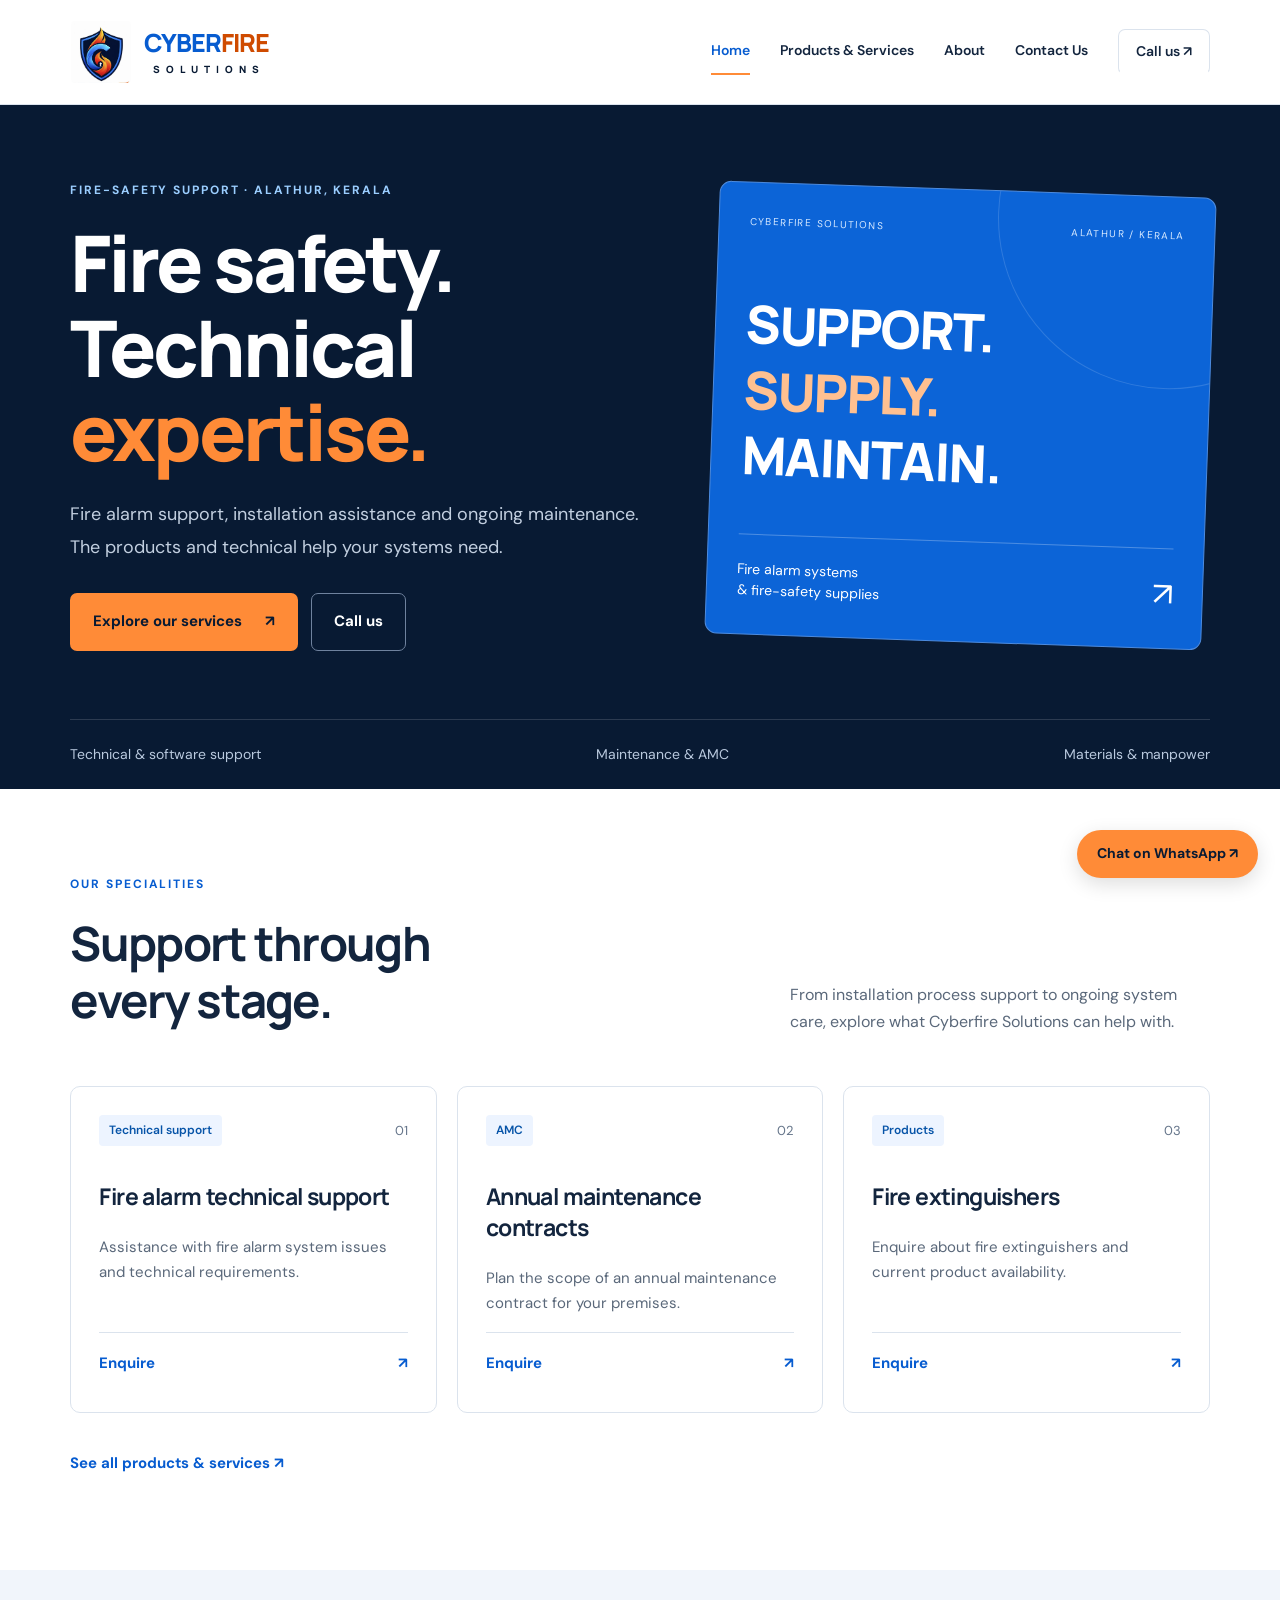
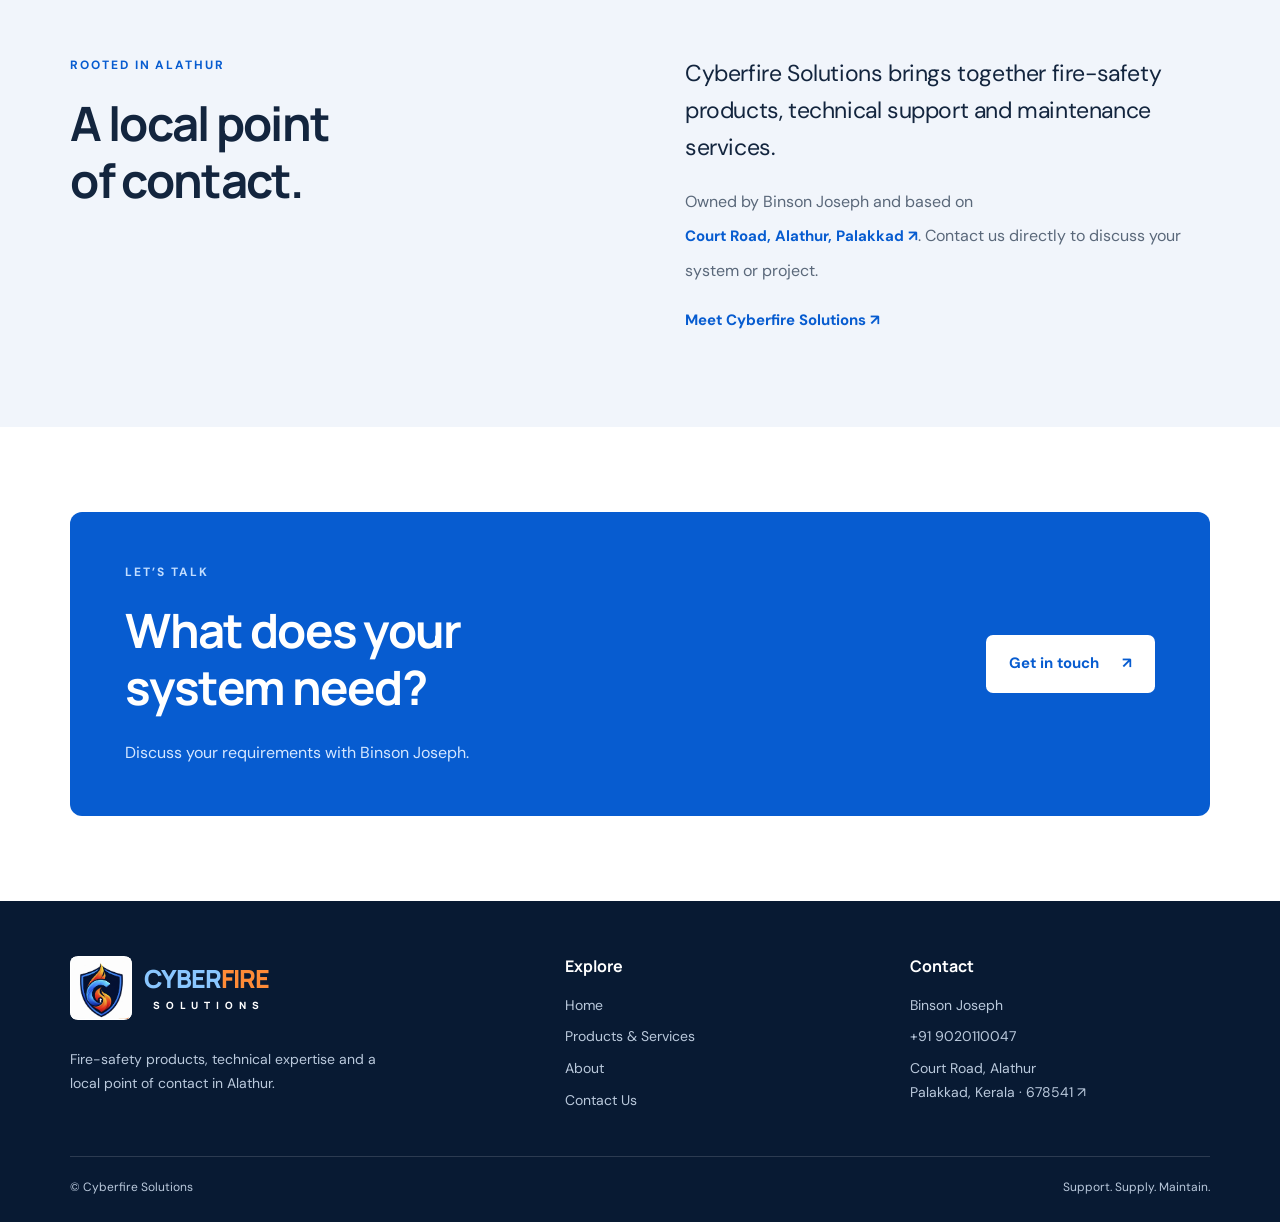
<file: index.html>
<!doctype html><html lang="en"><head><meta charset="utf-8"><meta name="viewport" content="width=device-width,initial-scale=1"><title>Fire Safety &amp; Technical Support in Alathur | Cyberfire Solutions</title><meta name="description" content="Fire alarm technical support, software support, maintenance, AMC and fire-safety supplies in Alathur, Palakkad."><meta name="theme-color" content="#081a33"><link rel="icon" type="image/png" href="logo.svg"><link rel="stylesheet" href="style.css"><script src="site.js" defer></script></head><body><a class="skip" href="#main">Skip to content</a><header class="masthead"><div class="wrap header-row"><a href="index.html" class="brand" aria-label="Cyberfire Solutions home"><img class="brand-logo" src="logo.svg" alt="" width="62" height="64"><span class="wordmark">CYBER<span>FIRE</span><small>S O L U T I O N S</small></span></a><button class="menu-button" type="button" aria-expanded="false" aria-controls="main-nav">Menu</button><nav class="navigation" id="main-nav" aria-label="Main navigation"><a href="index.html" aria-current="page">Home</a><a href="products-services.html">Products &amp; Services</a><a href="about.html">About</a><a href="contact.html">Contact Us</a><a class="header-call" href="tel:+919020110047">Call us ↗</a></nav></div></header><main id="main"><section class="hero"><div class="wrap hero-grid"><div><div class="eyebrow">FIRE-SAFETY SUPPORT · ALATHUR, KERALA</div><h1>Fire safety.<br>Technical<br><em>expertise.</em></h1><p class="lead">Fire alarm support, installation assistance and ongoing maintenance. The products and technical help your systems need.</p><div class="actions"><a class="button" href="products-services.html">Explore our services <span aria-hidden="true">↗</span></a><a class="button outline" href="tel:+919020110047">Call us</a></div></div><aside class="hero-panel" aria-label="Our focus"><div class="panel-top"><span>CYBERFIRE SOLUTIONS</span><span>ALATHUR / KERALA</span></div><div class="panel-title">SUPPORT.<br><span>SUPPLY.</span><br>MAINTAIN.</div><div class="panel-bottom"><span>Fire alarm systems<br>& fire-safety supplies</span><a href="contact.html" aria-label="Contact Cyberfire Solutions">↗</a></div></aside></div><div class="wrap hero-strip"><span>Technical & software support</span><span>Maintenance & AMC</span><span>Materials & manpower</span></div></section><section class="section"><div class="wrap"><div class="section-heading"><div><div class="eyebrow">OUR SPECIALITIES</div><h2>Support through<br>every stage.</h2></div><p>From installation process support to ongoing system care, explore what Cyberfire Solutions can help with.</p></div><div class="cards"><article class="card"><div class="card-top"><span class="tag">Technical support</span><span class="num">01</span></div><h3>Fire alarm technical support</h3><p>Assistance with fire alarm system issues and technical requirements.</p><a class="text-link" href="contact.html">Enquire <span aria-hidden="true">↗</span></a></article><article class="card"><div class="card-top"><span class="tag">AMC</span><span class="num">02</span></div><h3>Annual maintenance contracts</h3><p>Plan the scope of an annual maintenance contract for your premises.</p><a class="text-link" href="contact.html">Enquire <span aria-hidden="true">↗</span></a></article><article class="card"><div class="card-top"><span class="tag">Products</span><span class="num">03</span></div><h3>Fire extinguishers</h3><p>Enquire about fire extinguishers and current product availability.</p><a class="text-link" href="contact.html">Enquire <span aria-hidden="true">↗</span></a></article></div><a class="text-link all-services" href="products-services.html">See all products & services ↗</a></div></section><section class="section tint"><div class="wrap split"><div><div class="eyebrow">ROOTED IN ALATHUR</div><h2>A local point<br>of contact.</h2></div><div><p class="large-copy">Cyberfire Solutions brings together fire-safety products, technical support and maintenance services.</p><p>Owned by Binson Joseph and based on <a class="text-link" href="https://maps.app.goo.gl/8Ms5sgsGzakhWGDh6" target="_blank" rel="noopener noreferrer">Court Road, Alathur, Palakkad ↗</a>. Contact us directly to discuss your system or project.</p><a class="text-link" href="about.html">Meet Cyberfire Solutions ↗</a></div></div></section><section class="section"><div class="wrap callout"><div><div class="eyebrow">LET’S TALK</div><h2>What does your<br>system need?</h2><p>Discuss your requirements with Binson Joseph.</p></div><a class="button white" href="contact.html">Get in touch <span aria-hidden="true">↗</span></a></div></section></main><footer class="footer"><div class="wrap"><div class="footer-grid"><div><a href="index.html" class="brand" aria-label="Cyberfire Solutions home"><img class="brand-logo" src="logo.svg" alt="" width="62" height="64"><span class="wordmark">CYBER<span>FIRE</span><small>S O L U T I O N S</small></span></a><p>Fire-safety products, technical expertise and a local point of contact in Alathur.</p></div><div><h3>Explore</h3><ul><li><a href="index.html">Home</a></li><li><a href="products-services.html">Products &amp; Services</a></li><li><a href="about.html">About</a></li><li><a href="contact.html">Contact Us</a></li></ul></div><div><h3>Contact</h3><ul><li>Binson Joseph</li><li><a href="tel:+919020110047">+91 9020110047</a></li><li><a href="https://maps.app.goo.gl/8Ms5sgsGzakhWGDh6" target="_blank" rel="noopener noreferrer" aria-label="Open Cyberfire Solutions office location in Google Maps">Court Road, Alathur<br>Palakkad, Kerala · 678541 ↗</a></li></ul></div></div><div class="footer-bottom"><span>© Cyberfire Solutions</span><span>Support. Supply. Maintain.</span></div></div></footer><a class="floating-contact" href="https://wa.me/919020110047?text=Hello%20Cyberfire%20Solutions%2C%20I%20would%20like%20to%20enquire%20about%20your%20services." target="_blank" rel="noopener noreferrer">Chat on WhatsApp ↗</a></body></html>
</file>
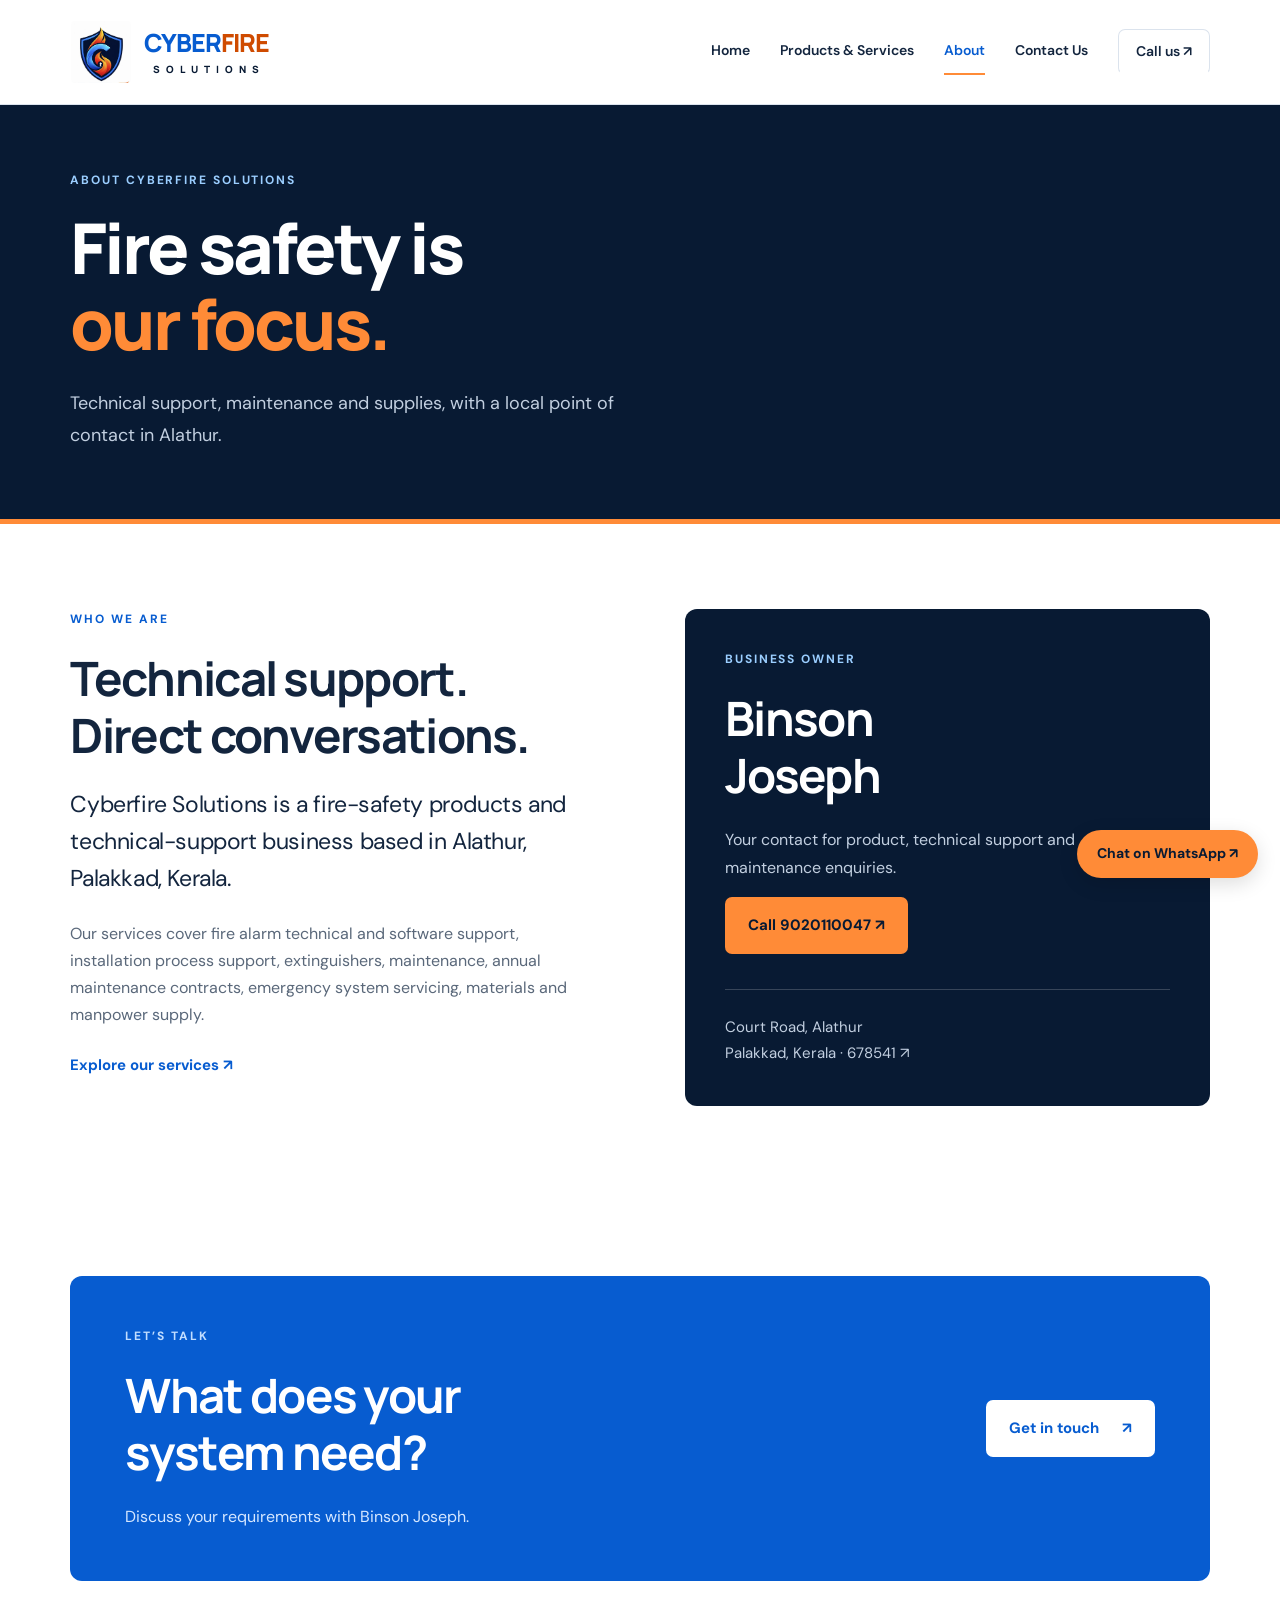
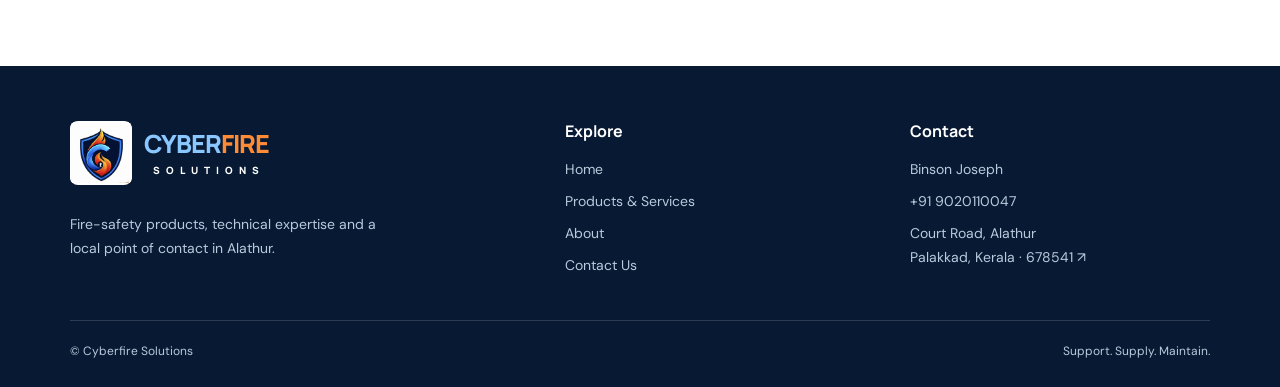
<file: about.html>
<!doctype html><html lang="en"><head><meta charset="utf-8"><meta name="viewport" content="width=device-width,initial-scale=1"><title>About | Cyberfire Solutions</title><meta name="description" content="Cyberfire Solutions, owned by Binson Joseph, based on Court Road, Alathur, Palakkad."><meta name="theme-color" content="#081a33"><link rel="icon" type="image/png" href="logo.svg"><link rel="stylesheet" href="style.css"><script src="site.js" defer></script></head><body><a class="skip" href="#main">Skip to content</a><header class="masthead"><div class="wrap header-row"><a href="index.html" class="brand" aria-label="Cyberfire Solutions home"><img class="brand-logo" src="logo.svg" alt="" width="62" height="64"><span class="wordmark">CYBER<span>FIRE</span><small>S O L U T I O N S</small></span></a><button class="menu-button" type="button" aria-expanded="false" aria-controls="main-nav">Menu</button><nav class="navigation" id="main-nav" aria-label="Main navigation"><a href="index.html">Home</a><a href="products-services.html">Products &amp; Services</a><a href="about.html" aria-current="page">About</a><a href="contact.html">Contact Us</a><a class="header-call" href="tel:+919020110047">Call us ↗</a></nav></div></header><main id="main"><section class="page-head"><div class="wrap"><div class="eyebrow">ABOUT CYBERFIRE SOLUTIONS</div><h1>Fire safety is<br><em>our focus.</em></h1><p class="lead">Technical support, maintenance and supplies, with a local point of contact in Alathur.</p></div></section><section class="section"><div class="wrap split"><div><div class="eyebrow">WHO WE ARE</div><h2>Technical support.<br>Direct conversations.</h2><p class="large-copy">Cyberfire Solutions is a fire-safety products and technical-support business based in Alathur, Palakkad, Kerala.</p><p>Our services cover fire alarm technical and software support, installation process support, extinguishers, maintenance, annual maintenance contracts, emergency system servicing, materials and manpower supply.</p><a class="text-link" href="products-services.html">Explore our services ↗</a></div><aside class="owner"><div class="eyebrow">BUSINESS OWNER</div><h2>Binson<br>Joseph</h2><p>Your contact for product, technical support and maintenance enquiries.</p><a class="button" href="tel:+919020110047">Call 9020110047 ↗</a><div class="owner-address"><a href="https://maps.app.goo.gl/8Ms5sgsGzakhWGDh6" target="_blank" rel="noopener noreferrer">Court Road, Alathur<br>Palakkad, Kerala · 678541 ↗</a></div></aside></div></section><section class="section"><div class="wrap callout"><div><div class="eyebrow">LET’S TALK</div><h2>What does your<br>system need?</h2><p>Discuss your requirements with Binson Joseph.</p></div><a class="button white" href="contact.html">Get in touch <span aria-hidden="true">↗</span></a></div></section></main><footer class="footer"><div class="wrap"><div class="footer-grid"><div><a href="index.html" class="brand" aria-label="Cyberfire Solutions home"><img class="brand-logo" src="logo.svg" alt="" width="62" height="64"><span class="wordmark">CYBER<span>FIRE</span><small>S O L U T I O N S</small></span></a><p>Fire-safety products, technical expertise and a local point of contact in Alathur.</p></div><div><h3>Explore</h3><ul><li><a href="index.html">Home</a></li><li><a href="products-services.html">Products &amp; Services</a></li><li><a href="about.html">About</a></li><li><a href="contact.html">Contact Us</a></li></ul></div><div><h3>Contact</h3><ul><li>Binson Joseph</li><li><a href="tel:+919020110047">+91 9020110047</a></li><li><a href="https://maps.app.goo.gl/8Ms5sgsGzakhWGDh6" target="_blank" rel="noopener noreferrer" aria-label="Open Cyberfire Solutions office location in Google Maps">Court Road, Alathur<br>Palakkad, Kerala · 678541 ↗</a></li></ul></div></div><div class="footer-bottom"><span>© Cyberfire Solutions</span><span>Support. Supply. Maintain.</span></div></div></footer><a class="floating-contact" href="https://wa.me/919020110047?text=Hello%20Cyberfire%20Solutions%2C%20I%20would%20like%20to%20enquire%20about%20your%20services." target="_blank" rel="noopener noreferrer">Chat on WhatsApp ↗</a></body></html>
</file>
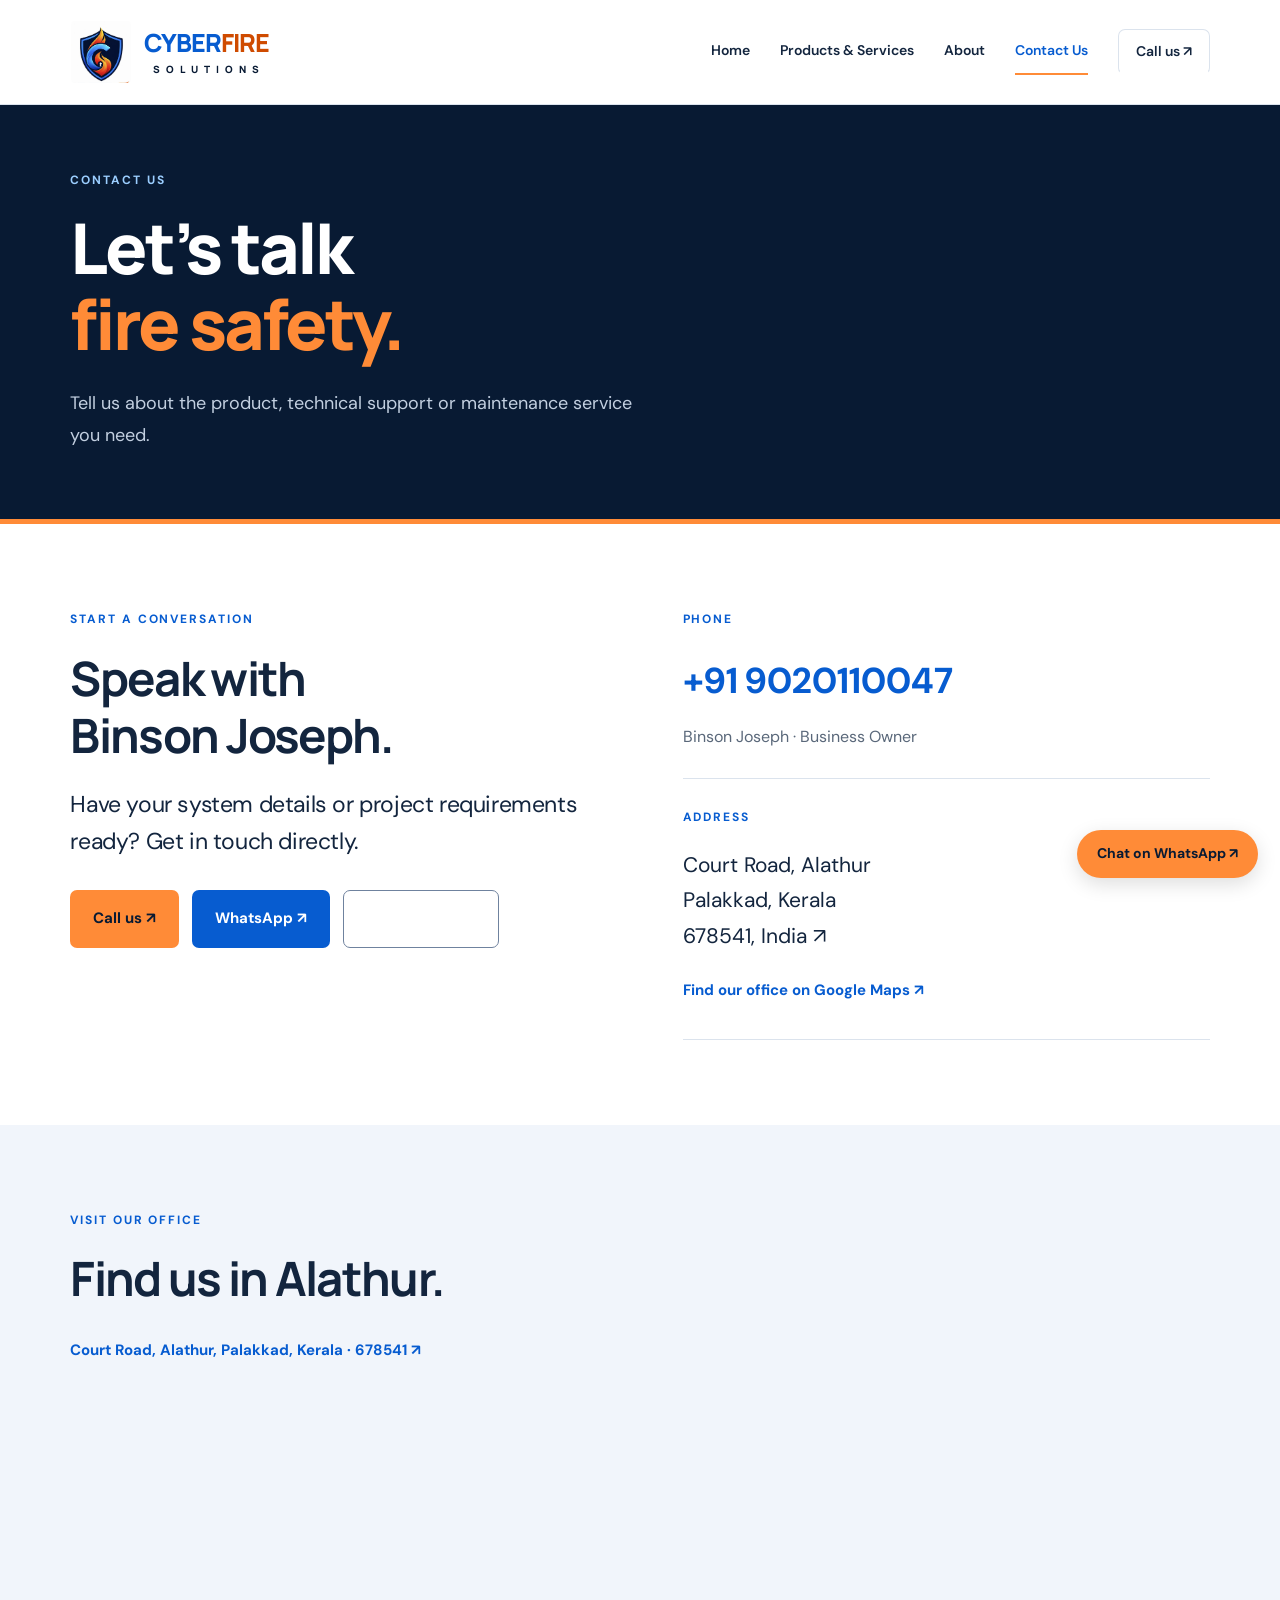
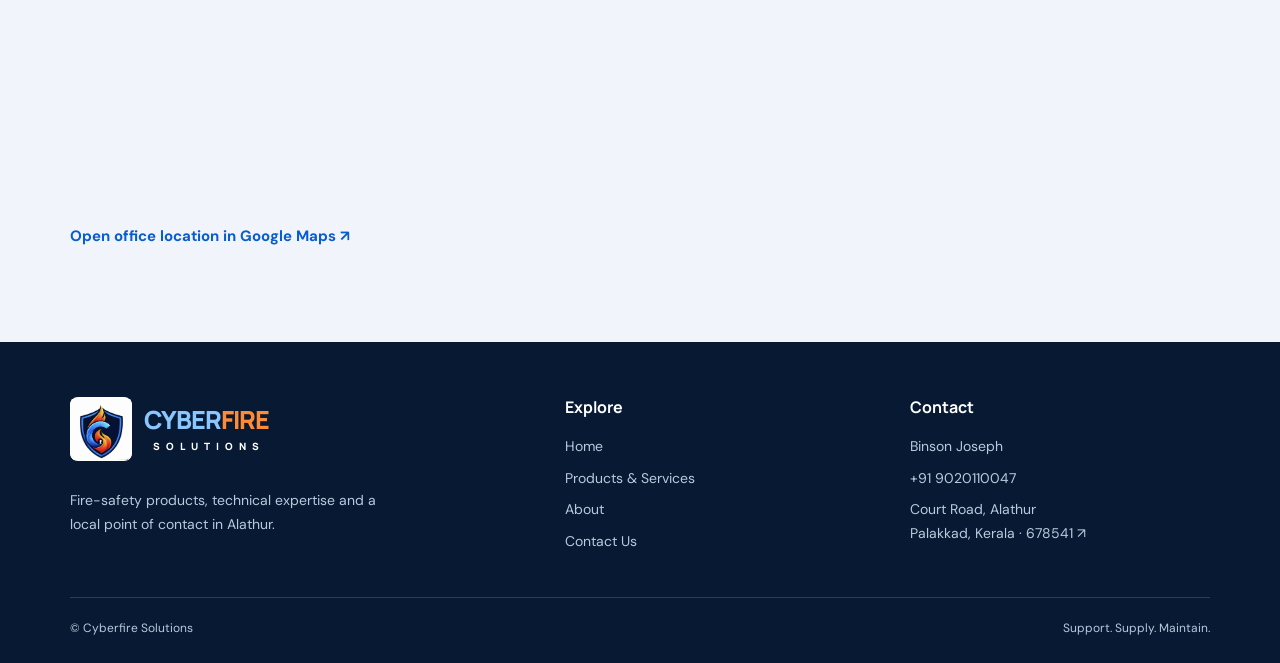
<file: contact.html>
<!doctype html><html lang="en"><head><meta charset="utf-8"><meta name="viewport" content="width=device-width,initial-scale=1"><title>Contact Us | Cyberfire Solutions</title><meta name="description" content="Contact Binson Joseph at Cyberfire Solutions on +91 9020110047."><meta name="theme-color" content="#081a33"><link rel="icon" type="image/png" href="logo.svg"><link rel="stylesheet" href="style.css"><script src="site.js" defer></script></head><body><a class="skip" href="#main">Skip to content</a><header class="masthead"><div class="wrap header-row"><a href="index.html" class="brand" aria-label="Cyberfire Solutions home"><img class="brand-logo" src="logo.svg" alt="" width="62" height="64"><span class="wordmark">CYBER<span>FIRE</span><small>S O L U T I O N S</small></span></a><button class="menu-button" type="button" aria-expanded="false" aria-controls="main-nav">Menu</button><nav class="navigation" id="main-nav" aria-label="Main navigation"><a href="index.html">Home</a><a href="products-services.html">Products &amp; Services</a><a href="about.html">About</a><a href="contact.html" aria-current="page">Contact Us</a><a class="header-call" href="tel:+919020110047">Call us ↗</a></nav></div></header><main id="main"><section class="page-head"><div class="wrap"><div class="eyebrow">CONTACT US</div><h1>Let’s talk<br><em>fire safety.</em></h1><p class="lead">Tell us about the product, technical support or maintenance service you need.</p></div></section><section class="section"><div class="wrap contact-grid"><div><div class="eyebrow">START A CONVERSATION</div><h2>Speak with<br>Binson Joseph.</h2><p class="large-copy">Have your system details or project requirements ready? Get in touch directly.</p><div class="actions"><a class="button" href="tel:+919020110047">Call us ↗</a><a class="button blue" href="https://wa.me/919020110047?text=Hello%20Cyberfire%20Solutions%2C%20I%20would%20like%20to%20enquire%20about%20your%20services." target="_blank" rel="noopener noreferrer">WhatsApp ↗</a><a class="button outline" href="https://maps.app.goo.gl/8Ms5sgsGzakhWGDh6" target="_blank" rel="noopener noreferrer">Google Maps ↗</a></div></div><div><div class="contact-box"><div class="eyebrow">PHONE</div><a class="phone" href="tel:+919020110047">+91 9020110047</a><p>Binson Joseph · Business Owner</p></div><div class="contact-box"><div class="eyebrow">ADDRESS</div><address><a href="https://maps.app.goo.gl/8Ms5sgsGzakhWGDh6" target="_blank" rel="noopener noreferrer" aria-label="Open Cyberfire Solutions office location in Google Maps">Court Road, Alathur<br>Palakkad, Kerala<br>678541, India ↗</a></address><a class="text-link" href="https://maps.app.goo.gl/8Ms5sgsGzakhWGDh6" target="_blank" rel="noopener noreferrer">Find our office on Google Maps ↗</a></div></div></div></section><section class="section tint"><div class="wrap"><div class="eyebrow">VISIT OUR OFFICE</div><h2>Find us in Alathur.</h2><p><a class="text-link" href="https://maps.app.goo.gl/8Ms5sgsGzakhWGDh6" target="_blank" rel="noopener noreferrer">Court Road, Alathur, Palakkad, Kerala · 678541 ↗</a></p><iframe class="office-map" title="Cyberfire Solutions office on Google Maps" src="https://maps.google.com/maps?cid=12412522707136663901&amp;output=embed" loading="lazy" referrerpolicy="no-referrer-when-downgrade" allowfullscreen></iframe><a class="text-link" href="https://maps.app.goo.gl/8Ms5sgsGzakhWGDh6" target="_blank" rel="noopener noreferrer">Open office location in Google Maps ↗</a></div></section></main><footer class="footer"><div class="wrap"><div class="footer-grid"><div><a href="index.html" class="brand" aria-label="Cyberfire Solutions home"><img class="brand-logo" src="logo.svg" alt="" width="62" height="64"><span class="wordmark">CYBER<span>FIRE</span><small>S O L U T I O N S</small></span></a><p>Fire-safety products, technical expertise and a local point of contact in Alathur.</p></div><div><h3>Explore</h3><ul><li><a href="index.html">Home</a></li><li><a href="products-services.html">Products &amp; Services</a></li><li><a href="about.html">About</a></li><li><a href="contact.html">Contact Us</a></li></ul></div><div><h3>Contact</h3><ul><li>Binson Joseph</li><li><a href="tel:+919020110047">+91 9020110047</a></li><li><a href="https://maps.app.goo.gl/8Ms5sgsGzakhWGDh6" target="_blank" rel="noopener noreferrer" aria-label="Open Cyberfire Solutions office location in Google Maps">Court Road, Alathur<br>Palakkad, Kerala · 678541 ↗</a></li></ul></div></div><div class="footer-bottom"><span>© Cyberfire Solutions</span><span>Support. Supply. Maintain.</span></div></div></footer><a class="floating-contact" href="https://wa.me/919020110047?text=Hello%20Cyberfire%20Solutions%2C%20I%20would%20like%20to%20enquire%20about%20your%20services." target="_blank" rel="noopener noreferrer">Chat on WhatsApp ↗</a></body></html>
</file>
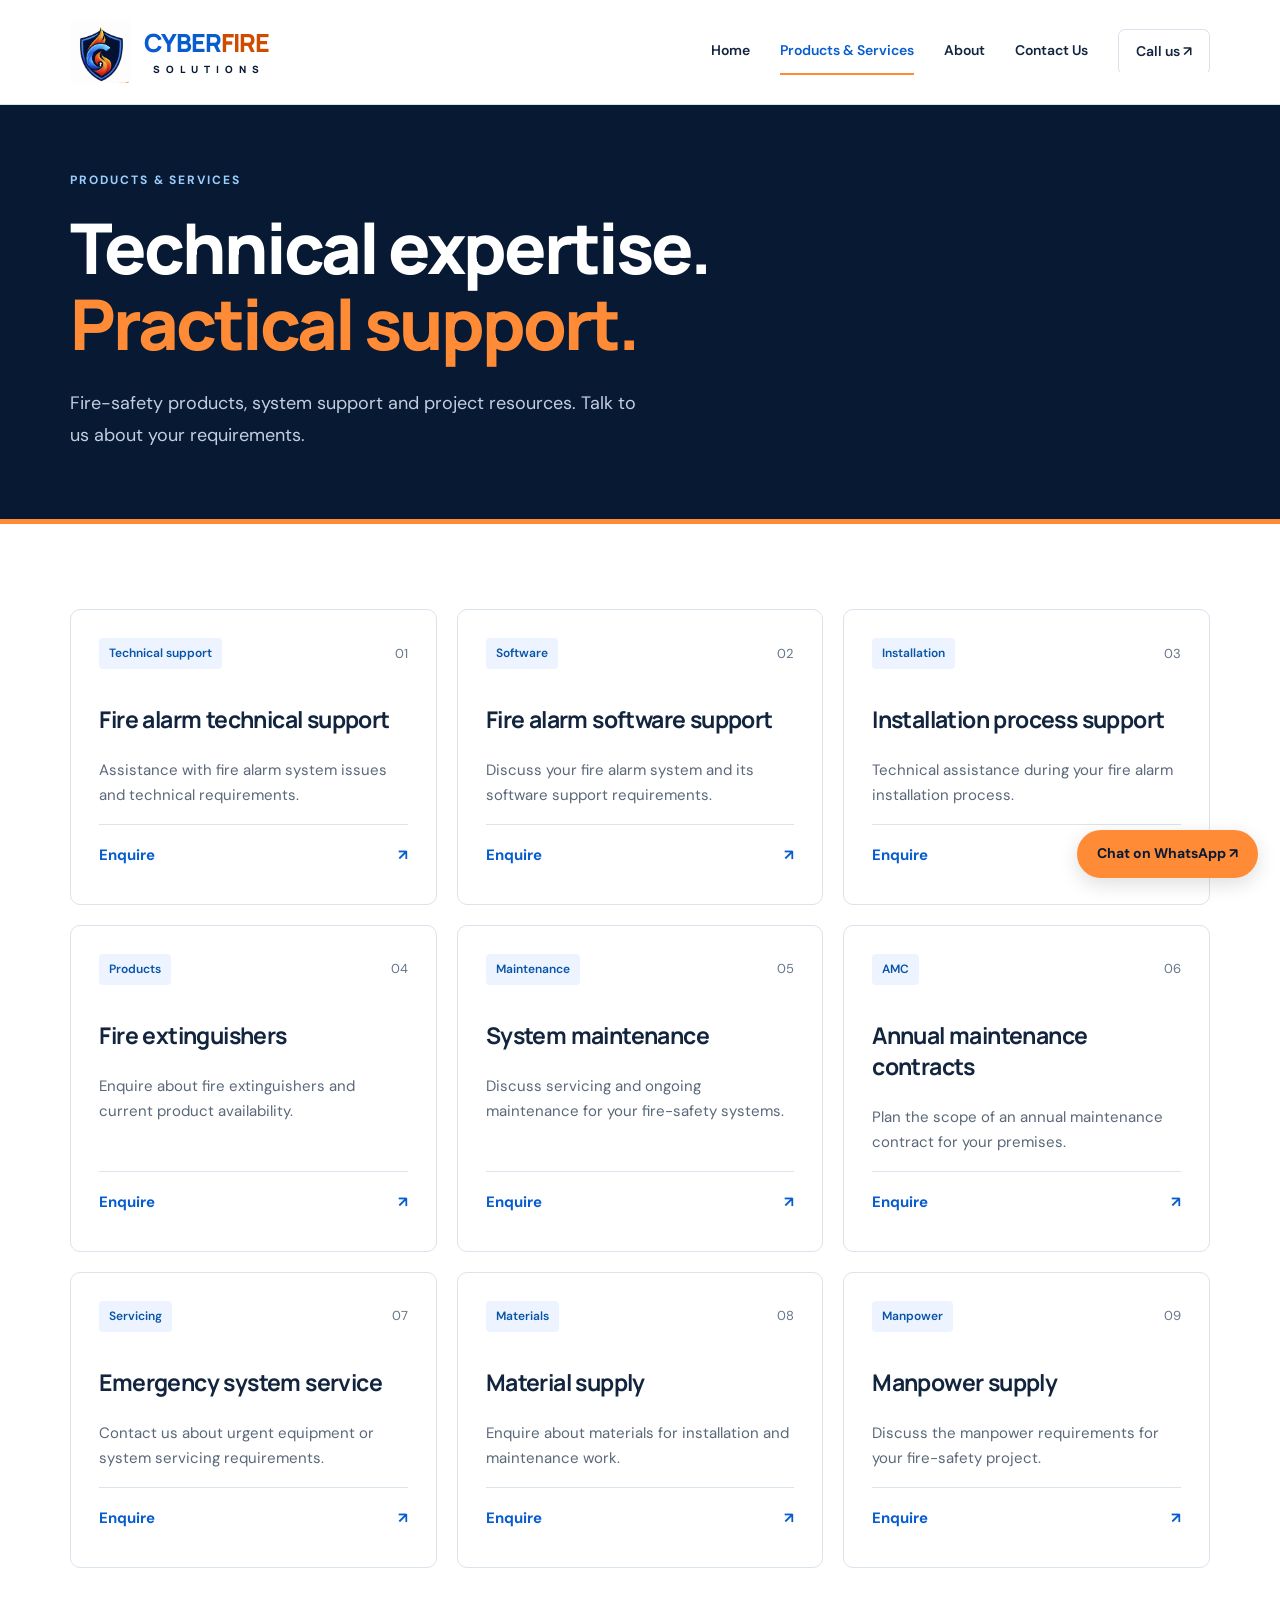
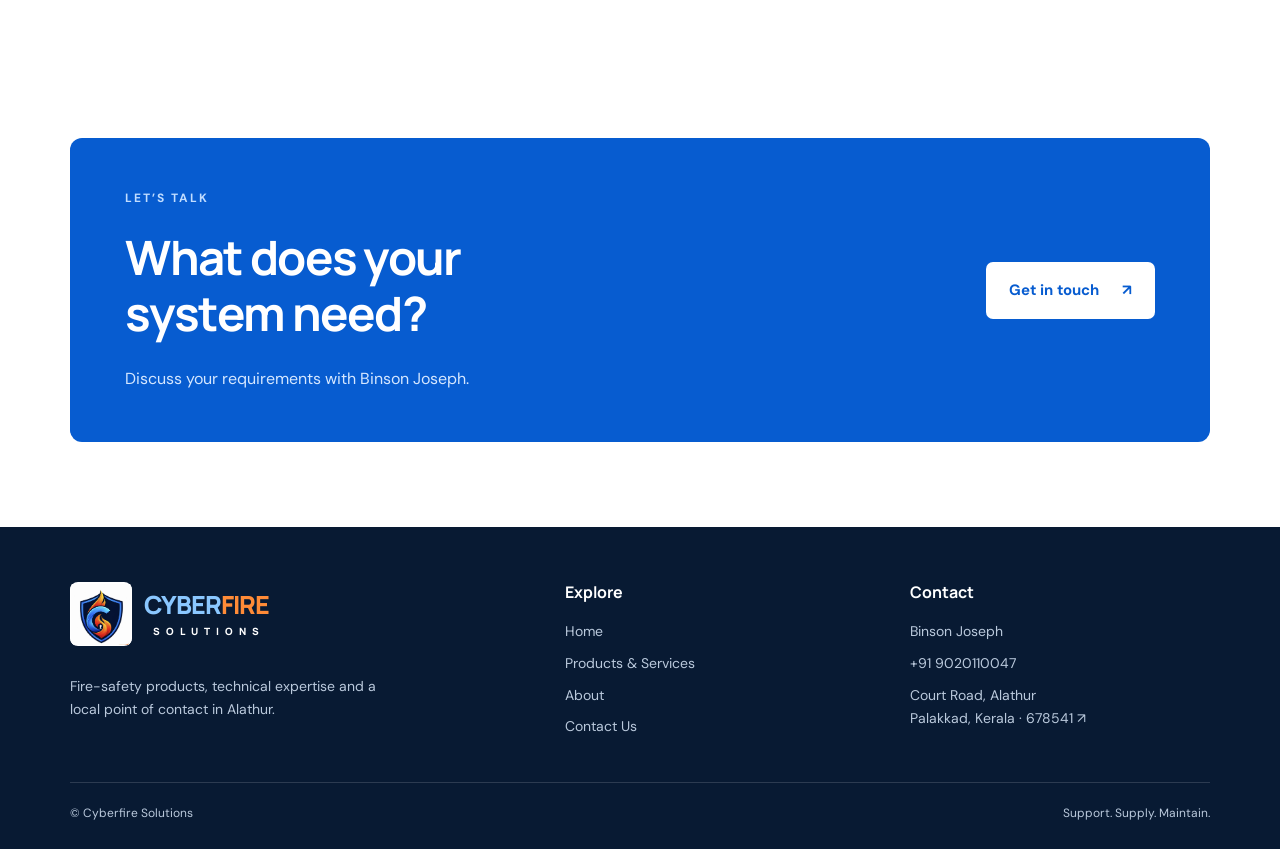
<file: products-services.html>
<!doctype html><html lang="en"><head><meta charset="utf-8"><meta name="viewport" content="width=device-width,initial-scale=1"><title>Products &amp; Services | Cyberfire Solutions</title><meta name="description" content="Explore the fire-safety products and support services offered by Cyberfire Solutions."><meta name="theme-color" content="#081a33"><link rel="icon" type="image/png" href="logo.svg"><link rel="stylesheet" href="style.css"><script src="site.js" defer></script></head><body><a class="skip" href="#main">Skip to content</a><header class="masthead"><div class="wrap header-row"><a href="index.html" class="brand" aria-label="Cyberfire Solutions home"><img class="brand-logo" src="logo.svg" alt="" width="62" height="64"><span class="wordmark">CYBER<span>FIRE</span><small>S O L U T I O N S</small></span></a><button class="menu-button" type="button" aria-expanded="false" aria-controls="main-nav">Menu</button><nav class="navigation" id="main-nav" aria-label="Main navigation"><a href="index.html">Home</a><a href="products-services.html" aria-current="page">Products &amp; Services</a><a href="about.html">About</a><a href="contact.html">Contact Us</a><a class="header-call" href="tel:+919020110047">Call us ↗</a></nav></div></header><main id="main"><section class="page-head"><div class="wrap"><div class="eyebrow">PRODUCTS & SERVICES</div><h1>Technical expertise.<br><em>Practical support.</em></h1><p class="lead">Fire-safety products, system support and project resources. Talk to us about your requirements.</p></div></section><section class="section"><div class="wrap"><div class="cards"><article class="card"><div class="card-top"><span class="tag">Technical support</span><span class="num">01</span></div><h3>Fire alarm technical support</h3><p>Assistance with fire alarm system issues and technical requirements.</p><a class="text-link" href="contact.html">Enquire <span aria-hidden="true">↗</span></a></article><article class="card"><div class="card-top"><span class="tag">Software</span><span class="num">02</span></div><h3>Fire alarm software support</h3><p>Discuss your fire alarm system and its software support requirements.</p><a class="text-link" href="contact.html">Enquire <span aria-hidden="true">↗</span></a></article><article class="card"><div class="card-top"><span class="tag">Installation</span><span class="num">03</span></div><h3>Installation process support</h3><p>Technical assistance during your fire alarm installation process.</p><a class="text-link" href="contact.html">Enquire <span aria-hidden="true">↗</span></a></article><article class="card"><div class="card-top"><span class="tag">Products</span><span class="num">04</span></div><h3>Fire extinguishers</h3><p>Enquire about fire extinguishers and current product availability.</p><a class="text-link" href="contact.html">Enquire <span aria-hidden="true">↗</span></a></article><article class="card"><div class="card-top"><span class="tag">Maintenance</span><span class="num">05</span></div><h3>System maintenance</h3><p>Discuss servicing and ongoing maintenance for your fire-safety systems.</p><a class="text-link" href="contact.html">Enquire <span aria-hidden="true">↗</span></a></article><article class="card"><div class="card-top"><span class="tag">AMC</span><span class="num">06</span></div><h3>Annual maintenance contracts</h3><p>Plan the scope of an annual maintenance contract for your premises.</p><a class="text-link" href="contact.html">Enquire <span aria-hidden="true">↗</span></a></article><article class="card"><div class="card-top"><span class="tag">Servicing</span><span class="num">07</span></div><h3>Emergency system service</h3><p>Contact us about urgent equipment or system servicing requirements.</p><a class="text-link" href="contact.html">Enquire <span aria-hidden="true">↗</span></a></article><article class="card"><div class="card-top"><span class="tag">Materials</span><span class="num">08</span></div><h3>Material supply</h3><p>Enquire about materials for installation and maintenance work.</p><a class="text-link" href="contact.html">Enquire <span aria-hidden="true">↗</span></a></article><article class="card"><div class="card-top"><span class="tag">Manpower</span><span class="num">09</span></div><h3>Manpower supply</h3><p>Discuss the manpower requirements for your fire-safety project.</p><a class="text-link" href="contact.html">Enquire <span aria-hidden="true">↗</span></a></article></div></div></section><section class="section"><div class="wrap callout"><div><div class="eyebrow">LET’S TALK</div><h2>What does your<br>system need?</h2><p>Discuss your requirements with Binson Joseph.</p></div><a class="button white" href="contact.html">Get in touch <span aria-hidden="true">↗</span></a></div></section></main><footer class="footer"><div class="wrap"><div class="footer-grid"><div><a href="index.html" class="brand" aria-label="Cyberfire Solutions home"><img class="brand-logo" src="logo.svg" alt="" width="62" height="64"><span class="wordmark">CYBER<span>FIRE</span><small>S O L U T I O N S</small></span></a><p>Fire-safety products, technical expertise and a local point of contact in Alathur.</p></div><div><h3>Explore</h3><ul><li><a href="index.html">Home</a></li><li><a href="products-services.html">Products &amp; Services</a></li><li><a href="about.html">About</a></li><li><a href="contact.html">Contact Us</a></li></ul></div><div><h3>Contact</h3><ul><li>Binson Joseph</li><li><a href="tel:+919020110047">+91 9020110047</a></li><li><a href="https://maps.app.goo.gl/8Ms5sgsGzakhWGDh6" target="_blank" rel="noopener noreferrer" aria-label="Open Cyberfire Solutions office location in Google Maps">Court Road, Alathur<br>Palakkad, Kerala · 678541 ↗</a></li></ul></div></div><div class="footer-bottom"><span>© Cyberfire Solutions</span><span>Support. Supply. Maintain.</span></div></div></footer><a class="floating-contact" href="https://wa.me/919020110047?text=Hello%20Cyberfire%20Solutions%2C%20I%20would%20like%20to%20enquire%20about%20your%20services." target="_blank" rel="noopener noreferrer">Chat on WhatsApp ↗</a></body></html>
</file>
<file: style.css>
@import url('https://fonts.googleapis.com/css2?family=DM+Sans:wght@400;500;600;700&family=Manrope:wght@400;500;600;700;800&display=swap');
:root{--navy:#081a33;--blue:#075cd0;--orange:#ff8b37;--ink:#13253e;--muted:#5a687a;--line:#dbe3ed;--tint:#f1f5fb}*{box-sizing:border-box}html{scroll-behavior:smooth}body{margin:0;font-family:'DM Sans',Arial,sans-serif;font-size:16px;line-height:1.7;color:var(--ink);background:#fff}a{color:inherit;text-decoration:none}a:focus-visible,button:focus-visible{outline:3px solid var(--orange);outline-offset:5px}.wrap{width:min(1180px,89%);margin:auto}h1,h2,h3,.wordmark,.panel-title{font-family:Manrope,Arial,sans-serif}h1,h2,h3,p{margin-top:0}h1{font-size:clamp(45px,6.1vw,84px);line-height:1.08;letter-spacing:-3px;font-weight:800;margin-bottom:25px}h1 em{font-style:normal;color:var(--orange)}h2{font-size:clamp(32px,3.7vw,48px);letter-spacing:-1.7px;line-height:1.2;margin-bottom:23px}h3{font-size:23px;line-height:1.35;letter-spacing:-.6px}.skip{position:absolute;top:-100px;left:10px;padding:12px;background:#fff;z-index:20}.skip:focus{top:10px}.eyebrow{font-size:12px;letter-spacing:1.9px;font-weight:700;color:var(--blue);margin-bottom:20px}.masthead{background:#fff;border-bottom:1px solid var(--line)}.header-row{min-height:104px;display:flex;align-items:center;justify-content:space-between;gap:25px}.wordmark{font-size:25px;letter-spacing:-1px;line-height:1;font-weight:800;color:var(--blue);display:inline-block}.wordmark>span{color:#cf4b00}.wordmark small{display:block;font-size:10px;letter-spacing:2px;color:var(--navy);margin-top:9px;text-align:center}.navigation{display:flex;align-items:center;gap:30px;font-size:14px;font-weight:600}.navigation a{padding:10px 0;border-bottom:2px solid transparent}.navigation a[aria-current=page],.navigation a:hover{color:var(--blue);border-bottom-color:var(--orange)}.header-call{border:1px solid var(--line);padding:10px 17px!important;border-radius:7px}.menu-button{display:none;background:white;border:1px solid var(--line);border-radius:5px;padding:10px;font:inherit}.hero{background:var(--navy);color:white;padding:75px 0 0}.hero-grid{display:grid;grid-template-columns:1.15fr 1fr;gap:70px;align-items:center;padding-bottom:68px}.hero .eyebrow,.page-head .eyebrow,.owner .eyebrow{color:#9bceff}.lead{font-size:18px;line-height:1.8;max-width:570px;color:#c2cfe0}.actions{display:flex;gap:13px;flex-wrap:wrap;margin-top:30px}.button{display:inline-flex;align-items:center;justify-content:center;gap:23px;padding:15px 22px;min-height:52px;border:1px solid transparent;border-radius:7px;background:var(--orange);color:var(--navy);font-weight:700;font-size:15px;transition:transform .2s}.button:hover{transform:translateY(-3px)}.button.outline{background:none;color:white;border-color:#6f829e}.button.blue{background:var(--blue);color:white}.button.white{background:white;color:var(--blue)}.hero-panel{background:#0c64d7;border:1px solid #4d8bde;min-height:450px;padding:30px;border-radius:12px;transform:rotate(2deg);position:relative;overflow:hidden}.hero-panel:before{content:'';position:absolute;width:340px;height:340px;border:1px solid #ffffff25;border-radius:50%;right:-125px;top:-150px}.panel-top{display:flex;justify-content:space-between;gap:20px;font-size:10px;letter-spacing:1.4px;color:#d7e9ff}.panel-title{font-size:clamp(36px,4.1vw,58px);line-height:1.25;letter-spacing:-1.5px;font-weight:800;margin:62px 0 45px}.panel-title span{color:#ffc090}.panel-bottom{display:flex;align-items:center;justify-content:space-between;gap:20px;border-top:1px solid #ffffff45;padding-top:20px;font-size:14px;line-height:1.5}.panel-bottom a{font-size:33px}.hero-strip{display:flex;justify-content:space-between;border-top:1px solid #ffffff25;padding:23px 0;color:#b9c9de;font-size:14px}.section{padding:85px 0}.section-heading{display:flex;justify-content:space-between;align-items:end;gap:35px;margin-bottom:35px}.section-heading p{color:var(--muted);max-width:420px}.cards{display:grid;grid-template-columns:repeat(3,1fr);gap:20px}.card{border:1px solid var(--line);border-radius:10px;padding:28px;display:flex;flex-direction:column;background:#fff;transition:box-shadow .2s}.card:hover{box-shadow:0 15px 35px #10284512}.card-top{display:flex;align-items:center;justify-content:space-between;gap:15px;margin-bottom:35px}.tag{font-size:12px;background:#edf4ff;color:#0754a8;padding:5px 10px;border-radius:4px;font-weight:600}.num{font-size:13px;color:#65758a}.card p{color:var(--muted);font-size:15px}.text-link{color:var(--blue);font-weight:700;font-size:15px;display:inline-flex;align-items:center;gap:30px;padding:8px 0}.card .text-link{margin-top:auto;justify-content:space-between;border-top:1px solid var(--line);padding-top:18px}.text-link:hover{text-decoration:underline}.all-services{margin-top:30px}.tint{background:var(--tint)}.split{display:grid;grid-template-columns:1fr 1fr;gap:90px}.large-copy{font-size:23px;line-height:1.6;letter-spacing:-.4px}.split p:not(.large-copy){color:var(--muted)}.callout{background:var(--blue);color:white;padding:50px 55px;border-radius:12px;display:flex;align-items:center;justify-content:space-between;gap:30px}.callout .eyebrow{color:#c1ddff}.callout p{color:#d5e7ff;margin-bottom:0}.callout .button{flex-shrink:0}.page-head{padding:65px 0 68px;background:var(--navy);color:white;border-bottom:5px solid var(--orange)}.page-head h1{font-size:clamp(43px,5.5vw,70px)}.page-head .lead{margin-bottom:0}.owner{background:var(--navy);color:white;border-radius:12px;padding:40px}.owner p{color:#c2cfe0!important}.owner-address{margin-top:35px;border-top:1px solid #ffffff30;padding-top:25px;font-size:15px;color:#c2cfe0}.contact-grid{display:grid;grid-template-columns:1fr 1fr;gap:85px}.contact-box{padding:28px 0;border-bottom:1px solid var(--line)}.contact-box:first-child{padding-top:0}.phone{font-size:clamp(24px,3vw,36px);font-weight:700;color:var(--blue)}.contact-box p{color:var(--muted);margin:12px 0 0}address{font-style:normal;font-size:21px;line-height:1.7}.contact-box .text-link{margin-top:15px}.footer{background:var(--navy);color:#bac9dc;padding:55px 0 25px}.footer-grid{display:grid;grid-template-columns:1.5fr 1fr 1fr;gap:45px}.footer .wordmark{color:#8ac7ff}.footer .wordmark>span{color:var(--orange)}.footer .wordmark small{color:white}.footer h3{color:white;font-size:16px;letter-spacing:0}.footer p{font-size:14px;max-width:310px;margin-top:20px}.footer ul{list-style:none;padding:0;margin:0;font-size:14px}.footer li{margin:8px 0}.footer a:hover{text-decoration:underline}.footer-bottom{border-top:1px solid #ffffff25;margin-top:35px;padding-top:20px;display:flex;justify-content:space-between;font-size:12px;gap:20px}.floating-contact{position:fixed;right:22px;bottom:22px;background:var(--orange);color:var(--navy);padding:12px 20px;border-radius:40px;font-size:14px;font-weight:700;box-shadow:0 6px 20px #0002;z-index:5}
@media(max-width:950px){.navigation{gap:18px}.header-call{display:none}.hero-grid{gap:35px}.hero-panel{padding:24px;min-height:auto}.panel-title{margin:45px 0}.split,.contact-grid{gap:40px}.cards{grid-template-columns:repeat(2,1fr)}.panel-top{flex-direction:column;gap:5px}}
@media(max-width:700px){.header-row{min-height:88px;flex-wrap:wrap;padding:20px 0;gap:15px}.menu-button{display:block}.navigation{display:flex;width:100%;flex-wrap:wrap;gap:8px 22px}.js .navigation{display:none}.js .navigation.open{display:flex}.hero{padding-top:45px}.hero-grid,.split,.contact-grid{grid-template-columns:1fr;gap:35px}.hero-grid{padding-bottom:40px}.hero-panel{transform:none;max-width:500px;min-height:300px}.panel-title{font-size:42px;margin:32px 0}.panel-top{flex-direction:row}.hero-strip{flex-direction:column;gap:9px;font-size:13px}.section{padding:55px 0}.section-heading{flex-direction:column;align-items:start;gap:0}.section-heading p{margin-bottom:0}.cards{grid-template-columns:1fr}.callout{padding:32px;flex-direction:column;align-items:start}.footer-grid{grid-template-columns:1fr 1fr;gap:25px}.footer-grid>div:first-child{grid-column:1/-1}.footer-bottom{flex-direction:column;padding-bottom:40px}.page-head{padding:45px 0}.large-copy{font-size:21px}h1{letter-spacing:-2px}.floating-contact{right:15px;bottom:15px;font-size:13px;padding:10px 16px}}
@media(prefers-reduced-motion:reduce){html{scroll-behavior:auto}*{transition:none!important;transform:none!important}}

.brand{display:inline-flex;align-items:center;gap:12px}.brand-logo{width:62px;height:64px;object-fit:contain;background:white;border-radius:8px;flex-shrink:0}.office-map{display:block;width:100%;height:420px;border:0;border-radius:12px;margin-top:24px}@media(max-width:700px){.brand-logo{width:46px;height:48px}.brand .wordmark{font-size:21px}.brand{gap:8px}.office-map{height:340px}}
</file>
